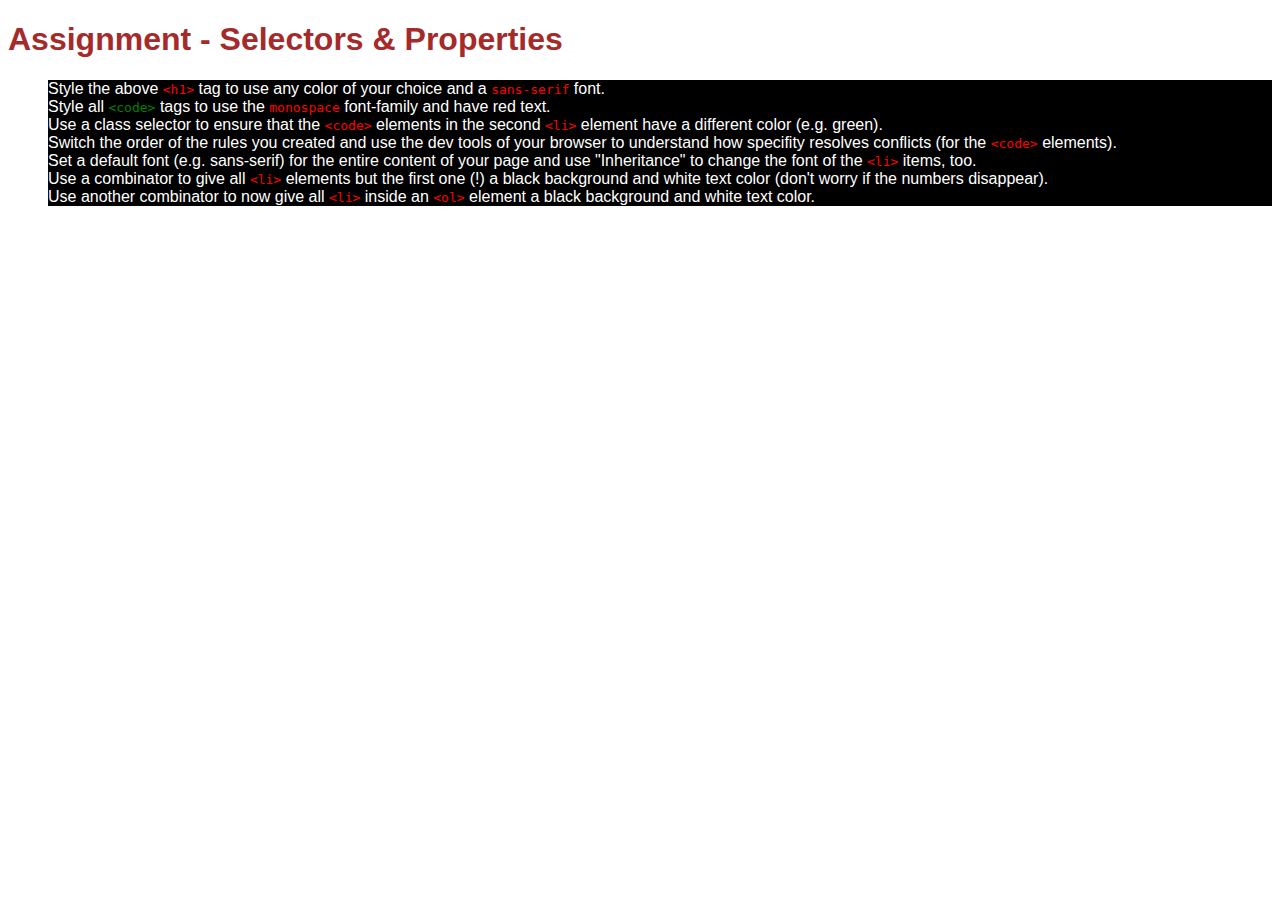
<file: basics-06-assignment-problem/index.html>
<!DOCTYPE html>
<html lang="en">
<head>
    <meta charset="UTF-8">
    <meta name="viewport" content="width=device-width, initial-scale=1.0">
    <meta http-equiv="X-UA-Compatible" content="ie=edge">
    <title>CSS Course</title>
    <link rel="stylesheet" href="main.css">
</head>
<body>
    <h1 id="assignment-instructions">Assignment - Selectors &amp; Properties</h1>
    <ol>
        <li class="first-li">Style the above <code>&lt;h1&gt;</code> tag to use any color of your choice and a <code>sans-serif</code> font.</li>
        <li>Style all <code class="second-li">&lt;code&gt;</code> tags to use the <code>monospace</code> font-family and have red text.</li>
        <li>Use a class selector to ensure that the <code>&lt;code&gt;</code> elements in the second <code>&lt;li&gt;</code> element have a different color (e.g. green).</li>
        <li>Switch the order of the rules you created and use the dev tools of your browser to understand how specifity resolves conflicts (for the <code>&lt;code&gt;</code> elements).</li>
        <li>Set a default font (e.g. sans-serif) for the entire content of your page and use "Inheritance" to change the font of the <code>&lt;li&gt;</code> items, too.</li>
        <li>Use a combinator to give all <code>&lt;li&gt;</code> elements but the first one (!) a black background and white text color (don't worry if the numbers disappear).</li>
        <li>Use another combinator to now give all <code>&lt;li&gt;</code> inside an <code>&lt;ol&gt;</code> element a black background and white text color.</li>
    </ol>
</body>
</html>
</file>
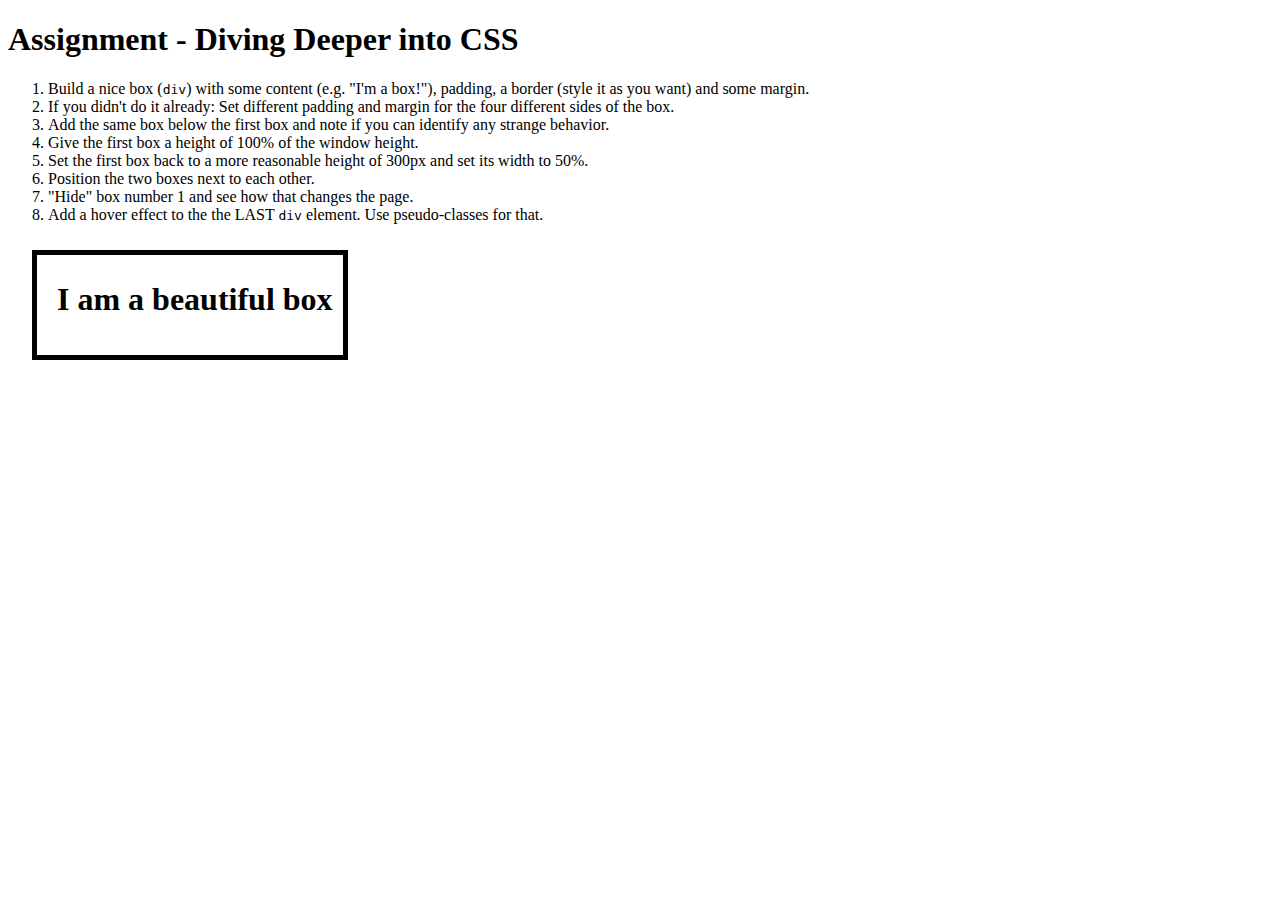
<file: diving-deeper-06-assignment-problem/index.html>
<!DOCTYPE html>
<html lang="en">
<head>
    <meta charset="UTF-8">
    <meta name="viewport" content="width=device-width, initial-scale=1.0">
    <meta http-equiv="X-UA-Compatible" content="ie=edge">
    <title>CSS Course</title>
    <link rel="stylesheet" href="main.css">
</head>
<body>
    <h1>Assignment - Diving Deeper into CSS</h1>
    <ol>
        <li>Build a nice box (<code>div</code>) with some content (e.g. "I'm a box!"), padding, a border (style it as you want) and some margin.</li>
        <li>If you didn't do it already: Set different padding and margin for the four different sides of the box.</li>
        <li>Add the same box below the first box and note if you can identify any strange behavior.</li>
        <li>Give the first box a height of 100% of the window height.</li>
        <li>Set the first box back to a more reasonable height of 300px and set its width to 50%.</li>
        <li>Position the two boxes next to each other.</li>
        <li>"Hide" box number 1 and see how that changes the page.</li>
        <li>Add a hover effect to the the LAST <code>div</code> element. Use pseudo-classes for that.</li>
    </ol>

    <div class="nice-box first-box">
        <h1>I am a beautiful box</h1>
    </div>
    <div class="nice-box second-box">
            <h1>I am a beautiful box</h1>
    </div>
</body>
</html>
</file>
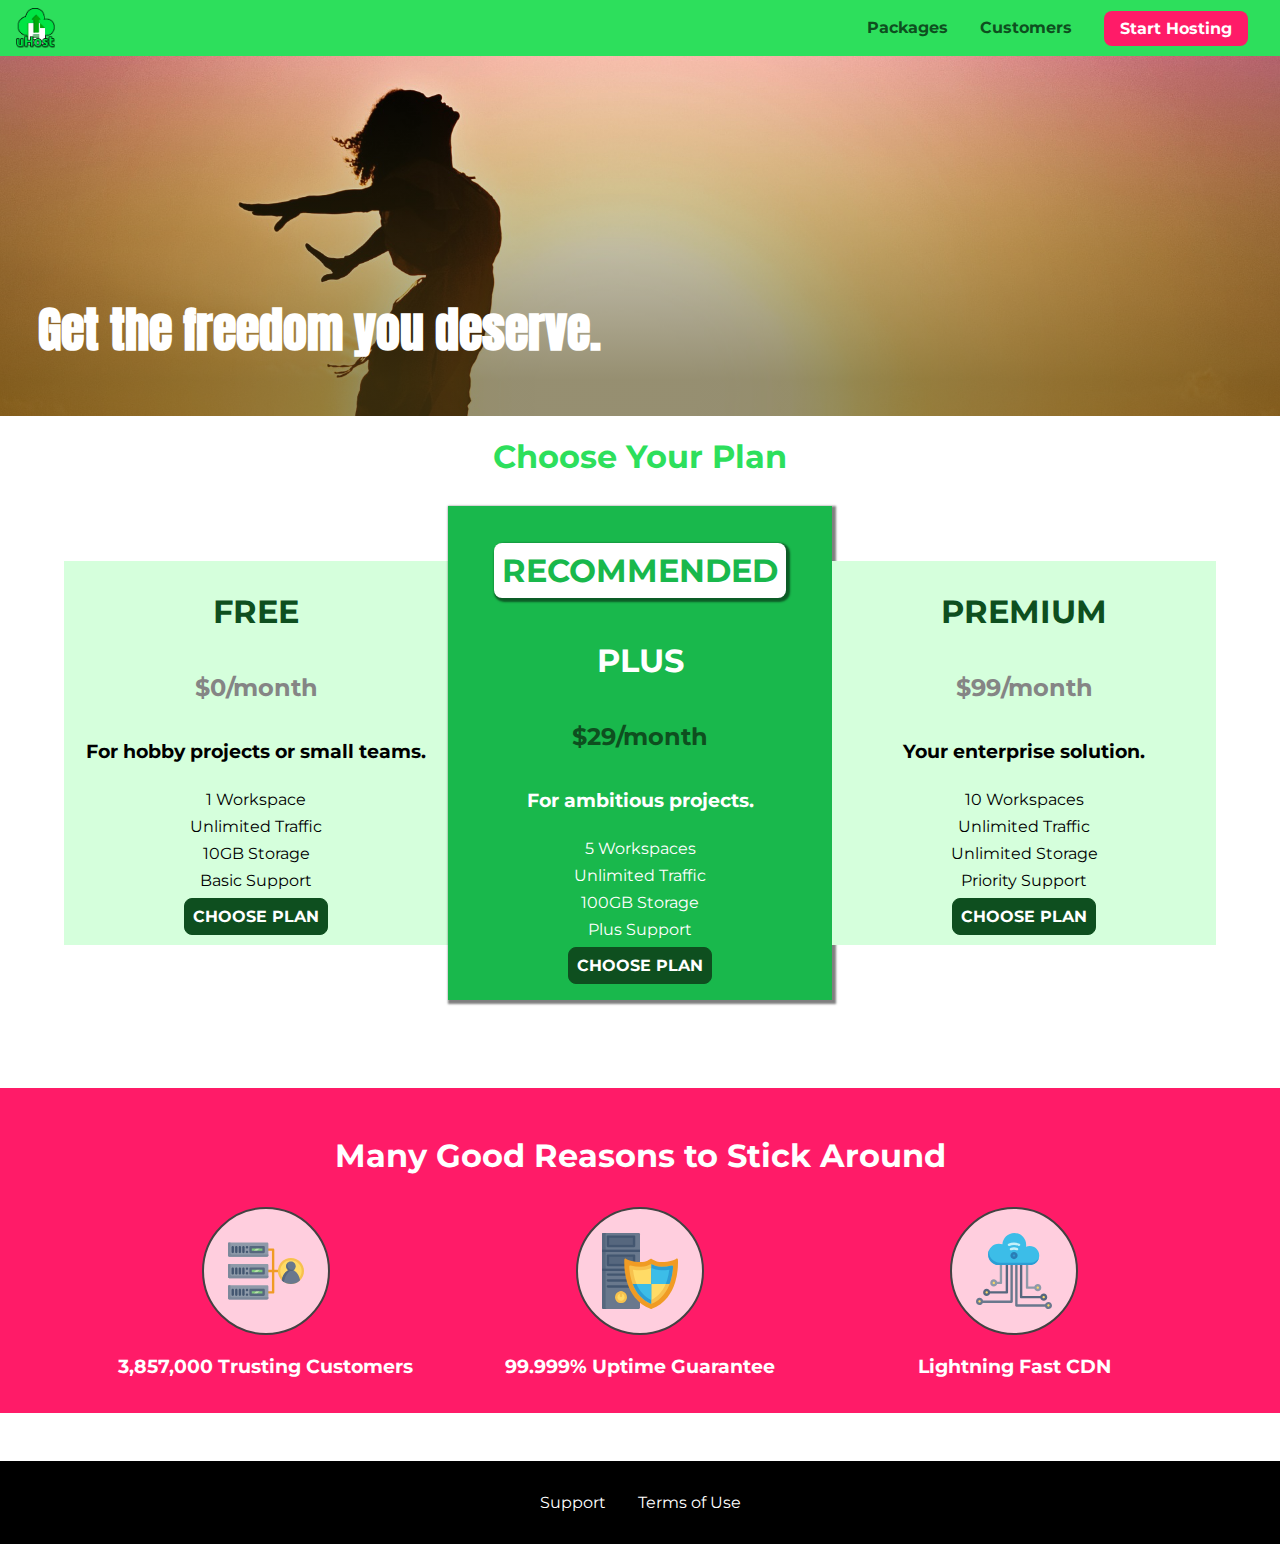
<file: flexbox-08-assignment-problem/index.html>
<!DOCTYPE html>
<html lang="en">

<head>
    <meta charset="UTF-8">
    <meta http-equiv="X-UA-Compatible" content="ie=edge">
    <meta name="viewport" content="width=device-width, initial-scale=1.0">
    <title>uHost</title>
    <link rel="shortcut icon" href="favicon.png">
    <link rel="stylesheet" href="shared.css">
    <link rel="stylesheet" href="main.css">
</head>

<body>
    <div class="backdrop"></div>
    <div class="modal">
        <h1 class="modal__title">Do you want to continue?</h1>
        <div class="modal__actions">
            <a href="start-hosting/index.html" class="modal__action">Yes!</a>
            <button class="modal__action modal__action--negative" type="button">No!</button>
        </div>
    </div>
    <header class="main-header">
        <div>
            <button class="toggle-button">
                <span class="toggle-button__bar"></span>
                <span class="toggle-button__bar"></span>
                <span class="toggle-button__bar"></span>
            </button>
            <a href="index.html" class="main-header__brand">
                <img src="images/uhost-icon.png" alt="uHost - Your favorite hosting company">
            </a>
        </div>
        <nav class="main-nav">
            <ul class="main-nav__items">
                <li class="main-nav__item">
                    <a href="packages/index.html">Packages</a>
                </li>
                <li class="main-nav__item">
                    <a href="customers/index.html">Customers</a>
                </li>
                <li class="main-nav__item main-nav__item--cta">
                    <a href="start-hosting/index.html">Start Hosting</a>
                </li>
            </ul>
        </nav>
    </header>
    <nav class="mobile-nav">
        <ul class="mobile-nav__items">
            <li class="mobile-nav__item">
                <a href="packages/index.html">Packages</a>
            </li>
            <li class="mobile-nav__item">
                <a href="customers/index.html">Customers</a>
            </li>
            <li class="mobile-nav__item mobile-nav__item--cta">
                <a href="start-hosting/index.html">Start Hosting</a>
            </li>
        </ul>
    </nav>
    <main>
        <section id="product-overview">
            <h1>Get the freedom you deserve.</h1>
        </section>
        <section id="plans">
            <h1 class="section-title">Choose Your Plan</h1>
            <div class="plan__list">
                <article class="plan">
                    <h1 class="plan__title">FREE</h1>
                    <h2 class="plan__price">$0/month</h2>
                    <h3>For hobby projects or small teams.</h3>
                    <ul class="plan__features">
                        <li class="plan__feature">1 Workspace</li>
                        <li class="plan__feature">Unlimited Traffic</li>
                        <li class="plan__feature">10GB Storage</li>
                        <li class="plan__feature">Basic Support</li>
                    </ul>
                    <div>
                        <button class="button">CHOOSE PLAN</button>
                    </div>
                </article>
                <article class="plan plan--highlighted">
                    <h1 class="plan__annotation">RECOMMENDED</h1>
                    <h1 class="plan__title">PLUS</h1>
                    <h2 class="plan__price">$29/month</h2>
                    <h3>For ambitious projects.</h3>
                    <ul class="plan__features">
                        <li class="plan__feature">5 Workspaces</li>
                        <li class="plan__feature">Unlimited Traffic</li>
                        <li class="plan__feature">100GB Storage</li>
                        <li class="plan__feature">Plus Support</li>
                    </ul>
                    <div>
                        <button class="button">CHOOSE PLAN</button>
                    </div>
                </article>
                <article class="plan">
                    <h1 class="plan__title">PREMIUM</h1>
                    <h2 class="plan__price">$99/month</h2>
                    <h3>Your enterprise solution.</h3>
                    <ul class="plan__features">
                        <li class="plan__feature">10 Workspaces</li>
                        <li class="plan__feature">Unlimited Traffic</li>
                        <li class="plan__feature">Unlimited Storage</li>
                        <li class="plan__feature">Priority Support</li>
                    </ul>
                    <div>
                        <button class="button">CHOOSE PLAN</button>
                    </div>
                </article>
            </div>
        </section>
        <section id="key-features">
            <h1 class="section-title">Many Good Reasons to Stick Around</h1>
            <ul class="key-feature__list">
                <li class="key-feature">
                    <div class="key-feature__image">
                        <svg viewBox="0 0 512 512">
                            <path style="fill:#F09B24;" d="M344,248h-32V112c0-4.418-3.582-8-8-8h-40c-4.418,0-8,3.582-8,8s3.582,8,8,8h32v128h-32  c-4.418,0-8,3.582-8,8s3.582,8,8,8h32v128h-32c-4.418,0-8,3.582-8,8s3.582,8,8,8h40c4.418,0,8-3.582,8-8V264h32c4.418,0,8-3.582,8-8  S348.418,248,344,248z"
                            />
                            <path style="fill:#8E9AA9;" d="M264,64H8c-4.418,0-8,3.582-8,8v80c0,4.418,3.582,8,8,8h256c4.418,0,8-3.582,8-8V72  C272,67.582,268.418,64,264,64z"
                            />
                            <path style="fill:#7C899B;" d="M24,144c-4.418,0-8-3.582-8-8V64H8c-4.418,0-8,3.582-8,8v80c0,4.418,3.582,8,8,8h256  c4.418,0,8-3.582,8-8v-8H24z"
                            />
                            <rect x="152" y="96" style="fill:#B8E3A8;" width="88" height="32" />
                            <g>
                                <polygon style="fill:#7EC97D;" points="152,96 152,128 166,128 198,96  " />
                                <polygon style="fill:#7EC97D;" points="220,96 188,128 240,128 240,96  " />
                            </g>
                            <path style="fill:#56677E;" d="M240,136h-88c-4.418,0-8-3.582-8-8V96c0-4.418,3.582-8,8-8h88c4.418,0,8,3.582,8,8v32  C248,132.418,244.418,136,240,136z M160,120h72v-16h-72V120z"
                            />
                            <g>
                                <path style="fill:#435670;" d="M32,136c-4.418,0-8-3.582-8-8V96c0-4.418,3.582-8,8-8s8,3.582,8,8v32C40,132.418,36.418,136,32,136z   "
                                />
                                <path style="fill:#435670;" d="M56,136c-4.418,0-8-3.582-8-8V96c0-4.418,3.582-8,8-8s8,3.582,8,8v32C64,132.418,60.418,136,56,136z   "
                                />
                                <path style="fill:#435670;" d="M80,136c-4.418,0-8-3.582-8-8V96c0-4.418,3.582-8,8-8s8,3.582,8,8v32C88,132.418,84.418,136,80,136z   "
                                />
                                <path style="fill:#435670;" d="M104,136c-4.418,0-8-3.582-8-8V96c0-4.418,3.582-8,8-8s8,3.582,8,8v32   C112,132.418,108.418,136,104,136z"
                                />
                                <path style="fill:#435670;" d="M128,105c-4.418,0-8-3.582-8-8v-1c0-4.418,3.582-8,8-8s8,3.582,8,8v1   C136,101.418,132.418,105,128,105z"
                                />
                                <path style="fill:#435670;" d="M128,136c-4.418,0-8-3.582-8-8v-1c0-4.418,3.582-8,8-8s8,3.582,8,8v1   C136,132.418,132.418,136,128,136z"
                                />
                            </g>
                            <path style="fill:#8E9AA9;" d="M264,208H8c-4.418,0-8,3.582-8,8v80c0,4.418,3.582,8,8,8h256c4.418,0,8-3.582,8-8v-80  C272,211.582,268.418,208,264,208z"
                            />
                            <path style="fill:#7C899B;" d="M24,288c-4.418,0-8-3.582-8-8v-72H8c-4.418,0-8,3.582-8,8v80c0,4.418,3.582,8,8,8h256  c4.418,0,8-3.582,8-8v-8H24z"
                            />
                            <rect x="152" y="240" style="fill:#B8E3A8;" width="88" height="32" />
                            <g>
                                <polygon style="fill:#7EC97D;" points="152,240 152,272 166,272 198,240  " />
                                <polygon style="fill:#7EC97D;" points="220,240 188,272 240,272 240,240  " />
                            </g>
                            <path style="fill:#56677E;" d="M240,280h-88c-4.418,0-8-3.582-8-8v-32c0-4.418,3.582-8,8-8h88c4.418,0,8,3.582,8,8v32  C248,276.418,244.418,280,240,280z M160,264h72v-16h-72V264z"
                            />
                            <g>
                                <path style="fill:#435670;" d="M32,280c-4.418,0-8-3.582-8-8v-32c0-4.418,3.582-8,8-8s8,3.582,8,8v32C40,276.418,36.418,280,32,280   z"
                                />
                                <path style="fill:#435670;" d="M56,280c-4.418,0-8-3.582-8-8v-32c0-4.418,3.582-8,8-8s8,3.582,8,8v32C64,276.418,60.418,280,56,280   z"
                                />
                                <path style="fill:#435670;" d="M80,280c-4.418,0-8-3.582-8-8v-32c0-4.418,3.582-8,8-8s8,3.582,8,8v32C88,276.418,84.418,280,80,280   z"
                                />
                                <path style="fill:#435670;" d="M104,280c-4.418,0-8-3.582-8-8v-32c0-4.418,3.582-8,8-8s8,3.582,8,8v32   C112,276.418,108.418,280,104,280z"
                                />
                                <path style="fill:#435670;" d="M128,249c-4.418,0-8-3.582-8-8v-1c0-4.418,3.582-8,8-8s8,3.582,8,8v1   C136,245.418,132.418,249,128,249z"
                                />
                                <path style="fill:#435670;" d="M128,280c-4.418,0-8-3.582-8-8v-1c0-4.418,3.582-8,8-8s8,3.582,8,8v1   C136,276.418,132.418,280,128,280z"
                                />
                            </g>
                            <path style="fill:#8E9AA9;" d="M264,352H8c-4.418,0-8,3.582-8,8v80c0,4.418,3.582,8,8,8h256c4.418,0,8-3.582,8-8v-80  C272,355.582,268.418,352,264,352z"
                            />
                            <path style="fill:#7C899B;" d="M24,432c-4.418,0-8-3.582-8-8v-72H8c-4.418,0-8,3.582-8,8v80c0,4.418,3.582,8,8,8h256  c4.418,0,8-3.582,8-8v-8H24z"
                            />
                            <rect x="152" y="384" style="fill:#B8E3A8;" width="88" height="32" />
                            <g>
                                <polygon style="fill:#7EC97D;" points="152,384 152,416 166,416 198,384  " />
                                <polygon style="fill:#7EC97D;" points="220,384 188,416 240,416 240,384  " />
                            </g>
                            <path style="fill:#56677E;" d="M240,424h-88c-4.418,0-8-3.582-8-8v-32c0-4.418,3.582-8,8-8h88c4.418,0,8,3.582,8,8v32  C248,420.418,244.418,424,240,424z M160,408h72v-16h-72V408z"
                            />
                            <g>
                                <path style="fill:#435670;" d="M32,424c-4.418,0-8-3.582-8-8v-32c0-4.418,3.582-8,8-8s8,3.582,8,8v32C40,420.418,36.418,424,32,424   z"
                                />
                                <path style="fill:#435670;" d="M56,424c-4.418,0-8-3.582-8-8v-32c0-4.418,3.582-8,8-8s8,3.582,8,8v32C64,420.418,60.418,424,56,424   z"
                                />
                                <path style="fill:#435670;" d="M80,424c-4.418,0-8-3.582-8-8v-32c0-4.418,3.582-8,8-8s8,3.582,8,8v32C88,420.418,84.418,424,80,424   z"
                                />
                                <path style="fill:#435670;" d="M104,424c-4.418,0-8-3.582-8-8v-32c0-4.418,3.582-8,8-8s8,3.582,8,8v32   C112,420.418,108.418,424,104,424z"
                                />
                                <path style="fill:#435670;" d="M128,393c-4.418,0-8-3.582-8-8v-1c0-4.418,3.582-8,8-8s8,3.582,8,8v1   C136,389.418,132.418,393,128,393z"
                                />
                                <path style="fill:#435670;" d="M128,424c-4.418,0-8-3.582-8-8v-1c0-4.418,3.582-8,8-8s8,3.582,8,8v1   C136,420.418,132.418,424,128,424z"
                                />
                            </g>
                            <path style="fill:#F7C14D;" d="M424,168c-48.523,0-88,39.477-88,88s39.477,88,88,88s88-39.477,88-88S472.523,168,424,168z" />
                            <path style="fill:#FFDB66;" d="M424,184c-39.701,0-72,32.299-72,72s32.299,72,72,72s72-32.299,72-72S463.701,184,424,184z" />
                            <path style="fill:#69788D;" d="M484.893,314.16C476.393,274.588,451.922,248,424,248s-52.393,26.588-60.893,66.16  c-0.605,2.82,0.354,5.749,2.511,7.664C381.731,336.124,402.465,344,424,344s42.269-7.876,58.381-22.176  C484.539,319.909,485.498,316.98,484.893,314.16z"
                            />
                            <path style="fill:#56677E;" d="M434.053,249.171C430.768,248.403,427.411,248,424,248c-27.922,0-52.393,26.588-60.893,66.16  c-0.605,2.82,0.354,5.749,2.511,7.664c3.383,3.002,6.979,5.703,10.734,8.125C384.904,286.243,407.373,255.378,434.053,249.171z"
                            />
                            <path style="fill:#69788D;" d="M424,192c-17.645,0-32,14.355-32,32s14.355,32,32,32s32-14.355,32-32S441.645,192,424,192z" />
                            <path style="fill:#56677E;" d="M432,248c-17.645,0-32-14.355-32-32c0-6.783,2.128-13.076,5.742-18.258  C397.444,203.53,392,213.138,392,224c0,17.645,14.355,32,32,32c10.862,0,20.471-5.444,26.258-13.742  C445.076,245.872,438.783,248,432,248z"
                            />

                        </svg>
                    </div>
                    <p class="key-feature__description">3,857,000 Trusting Customers</p>
                </li>
                <li class="key-feature">
                    <div class="key-feature__image">
                        <svg viewBox="0 0 512 512">
                            <path style="fill:#69788D;" d="M248,0H8C3.582,0,0,3.582,0,8v496c0,4.418,3.582,8,8,8h240c4.418,0,8-3.582,8-8V8  C256,3.582,252.418,0,248,0z"
                            />
                            <path style="fill:#56677E;" d="M24,504V8c0-4.418,3.582-8,8-8H8C3.582,0,0,3.582,0,8v496c0,4.418,3.582,8,8,8h24  C27.582,512,24,508.418,24,504z"
                            />
                            <g>
                                <rect x="0" y="112" style="fill:#435670;" width="256" height="16" />
                                <rect x="0" y="240" style="fill:#435670;" width="256" height="16" />
                            </g>
                            <path style="fill:#F7C14D;" d="M128,392c-22.056,0-40,17.944-40,40s17.944,40,40,40s40-17.944,40-40S150.056,392,128,392z" />
                            <path style="fill:#FFDB66;" d="M128,408c-13.233,0-24,10.767-24,24s10.767,24,24,24s24-10.767,24-24S141.233,408,128,408z" />
                            <path style="fill:#F7C14D;" d="M128,392c-2.739,0-5.414,0.278-8,0.805V424c0,4.418,3.582,8,8,8c4.418,0,8-3.582,8-8v-31.195  C133.414,392.278,130.739,392,128,392z"
                            />
                            <g>
                                <path style="fill:#435670;" d="M216,288H40c-4.418,0-8-3.582-8-8s3.582-8,8-8h176c4.418,0,8,3.582,8,8S220.418,288,216,288z"
                                />
                                <path style="fill:#435670;" d="M216,328H40c-4.418,0-8-3.582-8-8s3.582-8,8-8h176c4.418,0,8,3.582,8,8S220.418,328,216,328z"
                                />
                                <path style="fill:#435670;" d="M216,368H40c-4.418,0-8-3.582-8-8s3.582-8,8-8h176c4.418,0,8,3.582,8,8S220.418,368,216,368z"
                                />
                                <path style="fill:#435670;" d="M216,16H40c-4.418,0-8,3.582-8,8v64c0,4.418,3.582,8,8,8h176c4.418,0,8-3.582,8-8V24   C224,19.582,220.418,16,216,16z"
                                />
                            </g>
                            <rect x="48" y="32" style="fill:#56677E;" width="160" height="48" />
                            <path style="fill:#435670;" d="M216,144H40c-4.418,0-8,3.582-8,8v64c0,4.418,3.582,8,8,8h176c4.418,0,8-3.582,8-8v-64  C224,147.582,220.418,144,216,144z"
                            />
                            <rect x="48" y="160" style="fill:#56677E;" width="160" height="48" />
                            <path style="fill:#F09B24;" d="M511.747,180.237c-0.194-6.537-8.107-10.107-13.135-5.894c-5.6,4.693-42.904,21.282-98.514,21.282  c-33.45,0-64.625-20.999-64.929-21.206c-2.9-1.991-6.764-1.85-9.512,0.346c-2.677,2.135-27.201,20.86-63.793,20.86  c-55.607,0-92.914-16.589-98.515-21.282c-5.028-4.211-12.941-0.645-13.135,5.894c-1.634,54.834,4.655,105.941,18.693,151.903  c12.096,39.604,29.759,74.047,52.497,102.373c27.538,34.304,62.743,59.882,104.66,76.045c3.069,1.918,6.757,1.921,9.83,0  c41.917-16.163,77.122-41.741,104.66-76.045c22.738-28.326,40.401-62.77,52.497-102.373  C507.092,286.179,513.381,235.071,511.747,180.237z"
                            />
                            <path style="fill:#F7C14D;" d="M476.21,221.226c-1.953-1.631-4.568-2.235-7.036-1.628c-21.686,5.327-44.926,8.028-69.075,8.028  c-25.926,0-49.633-8.975-64.955-16.504c-2.307-1.134-5.016-1.091-7.284,0.116c-14.059,7.477-36.919,16.388-65.994,16.388  c-24.153,0-47.394-2.701-69.075-8.028c-5.155-1.268-10.221,2.966-9.894,8.261c2.077,33.693,7.668,65.635,16.616,94.935  c22.774,74.565,66.139,126.334,128.888,153.868c2.032,0.891,4.397,0.891,6.43,0c61.777-27.107,104.716-78.876,127.62-153.868  c8.948-29.3,14.539-61.241,16.616-94.935C479.224,225.319,478.163,222.856,476.21,221.226z"
                            />
                            <path style="fill:#FFDB66;" d="M331.609,451.727c-52.604-25.289-89.304-70.987-109.144-135.944  c-6.532-21.39-11.162-44.336-13.82-68.447c17.133,2.852,34.952,4.291,53.22,4.291c29.394,0,53.376-7.793,69.978-15.561  c17.44,7.736,41.656,15.561,68.256,15.561c18.267,0,36.085-1.439,53.219-4.291c-2.659,24.112-7.288,47.06-13.82,68.448  C419.545,381.108,383.27,426.805,331.609,451.727z"
                            />
                            <g>
                                <path style="fill:#2C9DD4;" d="M479.066,227.858c0.157-2.539-0.903-5.002-2.856-6.633s-4.568-2.235-7.036-1.628   c-21.686,5.327-44.926,8.028-69.075,8.028c-25.926,0-49.633-8.975-64.955-16.504c-1.057-0.52-2.2-0.78-3.345-0.806l-0.072,133.351   h123.601c2.556-6.746,4.933-13.702,7.123-20.874C471.398,293.493,476.989,261.552,479.066,227.858z"
                                />
                                <path style="fill:#2C9DD4;" d="M206.658,343.667c24.153,63.42,65.028,108.108,121.743,132.995c1.031,0.452,2.147,0.673,3.263,0.666   l0.063-133.661H206.658z"
                                />
                            </g>
                            <g>
                                <path style="fill:#3CBDE8;" d="M439.497,315.783c6.532-21.389,11.161-44.336,13.82-68.448c-17.134,2.852-34.952,4.291-53.219,4.291   c-26.6,0-50.815-7.824-68.256-15.561l-0.116,107.601h97.758C433.179,334.807,436.524,325.518,439.497,315.783z"
                                />
                                <path style="fill:#3CBDE8;" d="M232.523,343.667c21.144,50.298,54.363,86.56,99.087,108.06l0.117-108.06H232.523z" />
                            </g>
                        </svg>
                    </div>
                    <p class="key-feature__description">99.999% Uptime Guarantee</p>
                </li>
                <li class="key-feature">
                    <div class="key-feature__image">
                        <svg viewBox="0 0 512 512">
                            <path style="fill:#8E9AA9;" d="M168,200c-4.418,0-8,3.582-8,8v120h-17.376c-3.302-9.311-12.194-16-22.624-16  c-13.234,0-24,10.767-24,24s10.766,24,24,24c10.429,0,19.321-6.689,22.624-16H168c4.418,0,8-3.582,8-8V208  C176,203.582,172.418,200,168,200z"
                            />
                            <path style="fill:#FFDB66;" d="M120,328c-4.411,0-8,3.589-8,8s3.589,8,8,8s8-3.589,8-8S124.411,328,120,328z" />
                            <path style="fill:#56677E;" d="M208,200c-4.418,0-8,3.582-8,8v184H94.624C91.322,382.689,82.43,376,72,376  c-13.234,0-24,10.767-24,24s10.766,24,24,24c10.429,0,19.321-6.689,22.624-16H208c4.418,0,8-3.582,8-8V208  C216,203.582,212.418,200,208,200z"
                            />
                            <path style="fill:#FFDB66;" d="M72,392c-4.411,0-8,3.589-8,8s3.589,8,8,8s8-3.589,8-8S76.411,392,72,392z" />
                            <path style="fill:#69788D;" d="M240,208c-4.418,0-8,3.582-8,8v239H47.24c-2.671-10.34-12.078-18-23.24-18c-13.234,0-24,10.767-24,24  s10.766,24,24,24c9.666,0,18.009-5.747,21.809-14H240c4.418,0,8-3.582,8-8V216C248,211.582,244.418,208,240,208z"
                            />
                            <path style="fill:#FFDB66;" d="M24,453c-4.411,0-8,3.589-8,8s3.589,8,8,8s8-3.589,8-8S28.411,453,24,453z" />
                            <path style="fill:#69788D;" d="M488,464c-10.429,0-19.321,6.689-22.624,16H280V208c0-4.418-3.582-8-8-8s-8,3.582-8,8v280  c0,4.418,3.582,8,8,8h193.376c3.302,9.311,12.194,16,22.624,16c13.234,0,24-10.767,24-24S501.234,464,488,464z"
                            />
                            <path style="fill:#FFDB66;" d="M488,480c-4.411,0-8,3.589-8,8s3.589,8,8,8s8-3.589,8-8S492.411,480,488,480z" />
                            <path style="fill:#56677E;" d="M456,408c-10.429,0-19.321,6.689-22.624,16H312V208c0-4.418-3.582-8-8-8s-8,3.582-8,8v224  c0,4.418,3.582,8,8,8h129.376c3.302,9.311,12.194,16,22.624,16c13.234,0,24-10.767,24-24S469.234,408,456,408z"
                            />
                            <path style="fill:#FFDB66;" d="M456,424c-4.411,0-8,3.589-8,8s3.589,8,8,8s8-3.589,8-8S460.411,424,456,424z" />
                            <path style="fill:#8E9AA9;" d="M416,344c-10.429,0-19.321,6.689-22.624,16H352V208c0-4.418-3.582-8-8-8s-8,3.582-8,8v160  c0,4.418,3.582,8,8,8h49.376c3.302,9.311,12.194,16,22.624,16c13.234,0,24-10.767,24-24S429.234,344,416,344z"
                            />
                            <path style="fill:#FFDB66;" d="M416,360c-4.411,0-8,3.589-8,8s3.589,8,8,8s8-3.589,8-8S420.411,360,416,360z" />
                            <path style="fill:#3CBDE8;" d="M362,88c-8.741,0-17.231,1.751-25.06,5.085C337.646,88.797,338,84.43,338,80  c0-44.112-35.888-80-80-80c-42.823,0-77.895,33.816-79.909,76.149C170.393,73.415,162.244,72,154,72c-39.701,0-72,32.299-72,72  s32.299,72,72,72h208c35.29,0,64-28.71,64-64S397.29,88,362,88z"
                            />
                            <path style="fill:#2C9DD4;" d="M368,200H160c-39.701,0-72-32.299-72-72c0-5.863,0.721-11.559,2.05-17.019  C84.918,120.88,82,132.102,82,144c0,39.701,32.299,72,72,72h208c30.389,0,55.88-21.296,62.379-49.743  C413.565,186.327,392.352,200,368,200z"
                            />
                            <path style="fill:#2A7DB5;" d="M256,128c-13.234,0-24,10.767-24,24s10.766,24,24,24c13.233,0,24-10.767,24-24S269.233,128,256,128z"
                            />
                            <path style="fill:#2C9DD4;" d="M256,144c-4.411,0-8,3.589-8,8s3.589,8,8,8c4.411,0,8-3.589,8-8S260.411,144,256,144z" />
                            <g>
                                <path style="fill:#C5F1FA;" d="M221.755,87.695c-2.994,0-5.864-1.688-7.233-4.572c-1.894-3.991-0.194-8.763,3.798-10.657   C230.157,66.849,242.834,64,256,64c13.166,0,25.844,2.849,37.68,8.466c3.992,1.895,5.692,6.666,3.798,10.657   s-6.666,5.692-10.657,3.798C277.144,82.328,266.774,80,256,80c-10.774,0-21.144,2.328-30.821,6.921   C224.072,87.446,222.904,87.695,221.755,87.695z"
                                />
                                <path style="fill:#C5F1FA;" d="M276.545,116.618c-1.148,0-2.316-0.249-3.424-0.774C267.745,113.293,261.985,112,256,112   c-5.985,0-11.745,1.293-17.121,3.844c-3.991,1.895-8.763,0.192-10.657-3.798c-1.894-3.992-0.193-8.764,3.798-10.657   C239.557,97.813,247.625,96,256,96c8.376,0,16.444,1.813,23.98,5.389c3.991,1.894,5.692,6.665,3.798,10.657   C282.41,114.93,279.539,116.618,276.545,116.618z"
                                />
                            </g>

                        </svg>
                    </div>
                    <p class="key-feature__description">Lightning Fast CDN</p>
                </li>
            </ul>
        </section>
    </main>
    <footer class="main-footer">
        <nav>
            <ul class="main-footer__links">
                <li class="main-footer__link">
                    <a href="#">Support</a>
                </li>
                <li class="main-footer__link">
                    <a href="#">Terms of Use</a>
                </li>
            </ul>
        </nav>
    </footer>
    <script src="shared.js"></script>
</body>

</html>
</file>
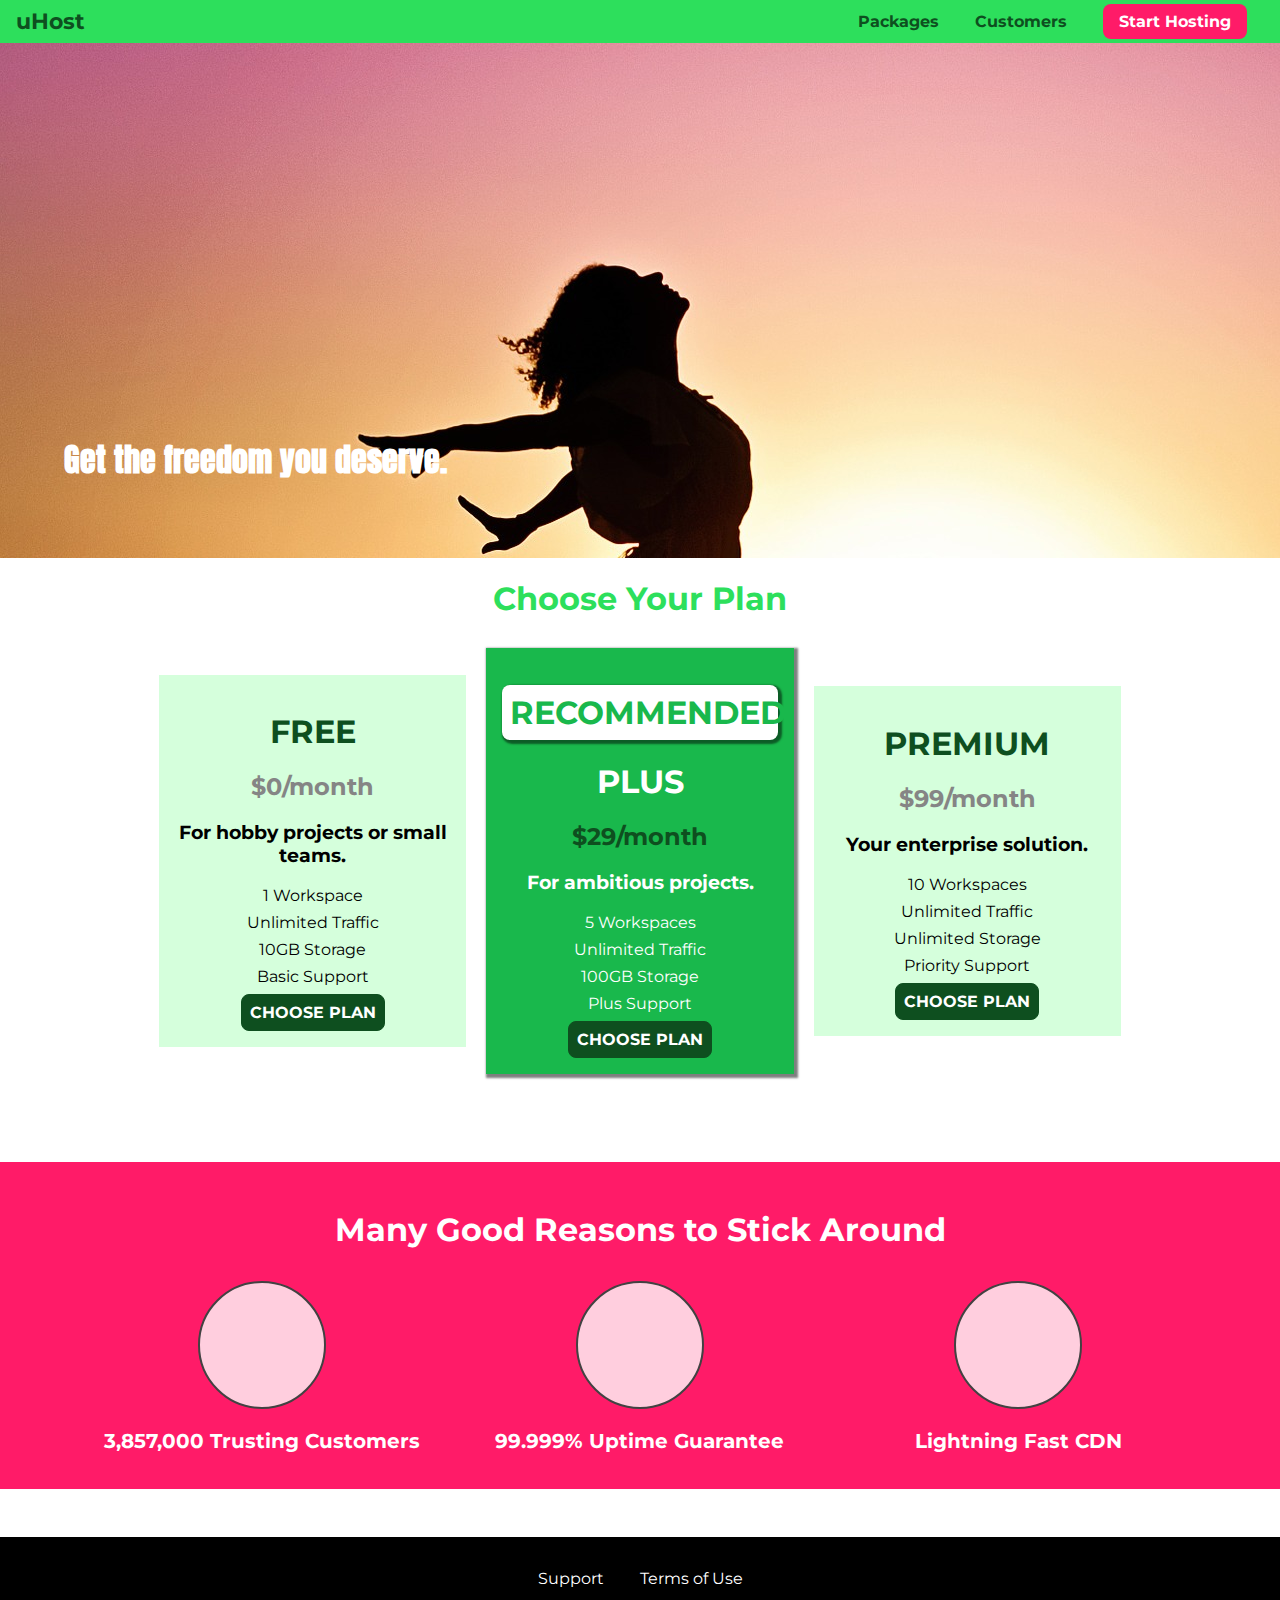
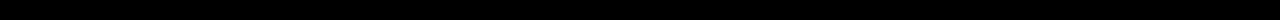
<file: position-09-assignment-problem/index.html>
<!DOCTYPE html>
<html lang="en">

<head>
    <meta charset="UTF-8">
    <meta http-equiv="X-UA-Compatible" content="ie=edge">
    <title>uHost</title>
    <link rel="shortcut icon" href="favicon.png">
    <link href="https://fonts.googleapis.com/css?family=Anton" rel="stylesheet">
    <link href="https://fonts.googleapis.com/css?family=Montserrat:400,700" rel="stylesheet">
    <link rel="stylesheet" href="shared.css">
    <link rel="stylesheet" href="main.css">
</head>

<body>
    <header class="main-header">
        <div>
            <a href="index.html" class="main-header__brand">
                uHost
            </a>
        </div>
        <nav class="main-nav">
            <ul class="main-nav__items">
                <li class="main-nav__item">
                    <a href="packages/index.html">Packages</a>
                </li>
                <li class="main-nav__item">
                    <a href="customers/index.html">Customers</a>
                </li>
                <li class="main-nav__item main-nav__item--cta">
                    <a href="start-hosting/index.html">Start Hosting</a>
                </li>
            </ul>
        </nav>
    </header>
    <main>
        <section id="product-overview">
            <h1>Get the freedom you deserve.</h1>
        </section>
        <section id="plans">
            <h1 class="section-title">Choose Your Plan</h1>
            <div class="plan__list">
                <article class="plan">
                    <h1 class="plan__title">FREE</h1>
                    <h2 class="plan__price">$0/month</h2>
                    <h3>For hobby projects or small teams.</h3>
                    <ul class="plan__features">
                        <li class="plan__feature">1 Workspace</li>
                        <li class="plan__feature">Unlimited Traffic</li>
                        <li class="plan__feature">10GB Storage</li>
                        <li class="plan__feature">Basic Support</li>
                    </ul>
                    <div>
                        <button class="button">CHOOSE PLAN</button>
                    </div>
                </article>
                <article class="plan plan--highlighted">
                    <h1 class="plan__annotation">RECOMMENDED</h1>
                    <h1 class="plan__title">PLUS</h1>
                    <h2 class="plan__price">$29/month</h2>
                    <h3>For ambitious projects.</h3>
                    <ul class="plan__features">
                        <li class="plan__feature">5 Workspaces</li>
                        <li class="plan__feature">Unlimited Traffic</li>
                        <li class="plan__feature">100GB Storage</li>
                        <li class="plan__feature">Plus Support</li>
                    </ul>
                    <div>
                        <button class="button">CHOOSE PLAN</button>
                    </div>
                </article>
                <article class="plan">
                    <h1 class="plan__title">PREMIUM</h1>
                    <h2 class="plan__price">$99/month</h2>
                    <h3>Your enterprise solution.</h3>
                    <ul class="plan__features">
                        <li class="plan__feature">10 Workspaces</li>
                        <li class="plan__feature">Unlimited Traffic</li>
                        <li class="plan__feature">Unlimited Storage</li>
                        <li class="plan__feature">Priority Support</li>
                    </ul>
                    <div>
                        <button class="button">CHOOSE PLAN</button>
                    </div>
                </article>
            </div>
        </section>
        <section id="key-features">
            <h1 class="section-title">Many Good Reasons to Stick Around</h1>
            <ul class="key-feature__list">
                <li class="key-feature">
                    <div class="key-feature__image">

                    </div>
                    <p class="key-feature__description">3,857,000 Trusting Customers</p>
                </li>
                <li class="key-feature">
                    <div class="key-feature__image">

                    </div>
                    <p class="key-feature__description">99.999% Uptime Guarantee</p>
                </li>
                <li class="key-feature">
                    <div class="key-feature__image">

                    </div>
                    <p class="key-feature__description">Lightning Fast CDN</p>
                </li>
            </ul>
        </section>
    </main>
    <footer class="main-footer">
        <nav>
            <ul class="main-footer__links">
                <li class="main-footer__link">
                    <a href="#">Support</a>
                </li>
                <li class="main-footer__link">
                    <a href="#">Terms of Use</a>
                </li>
            </ul>
        </nav>
    </footer>
</body>

</html>
</file>
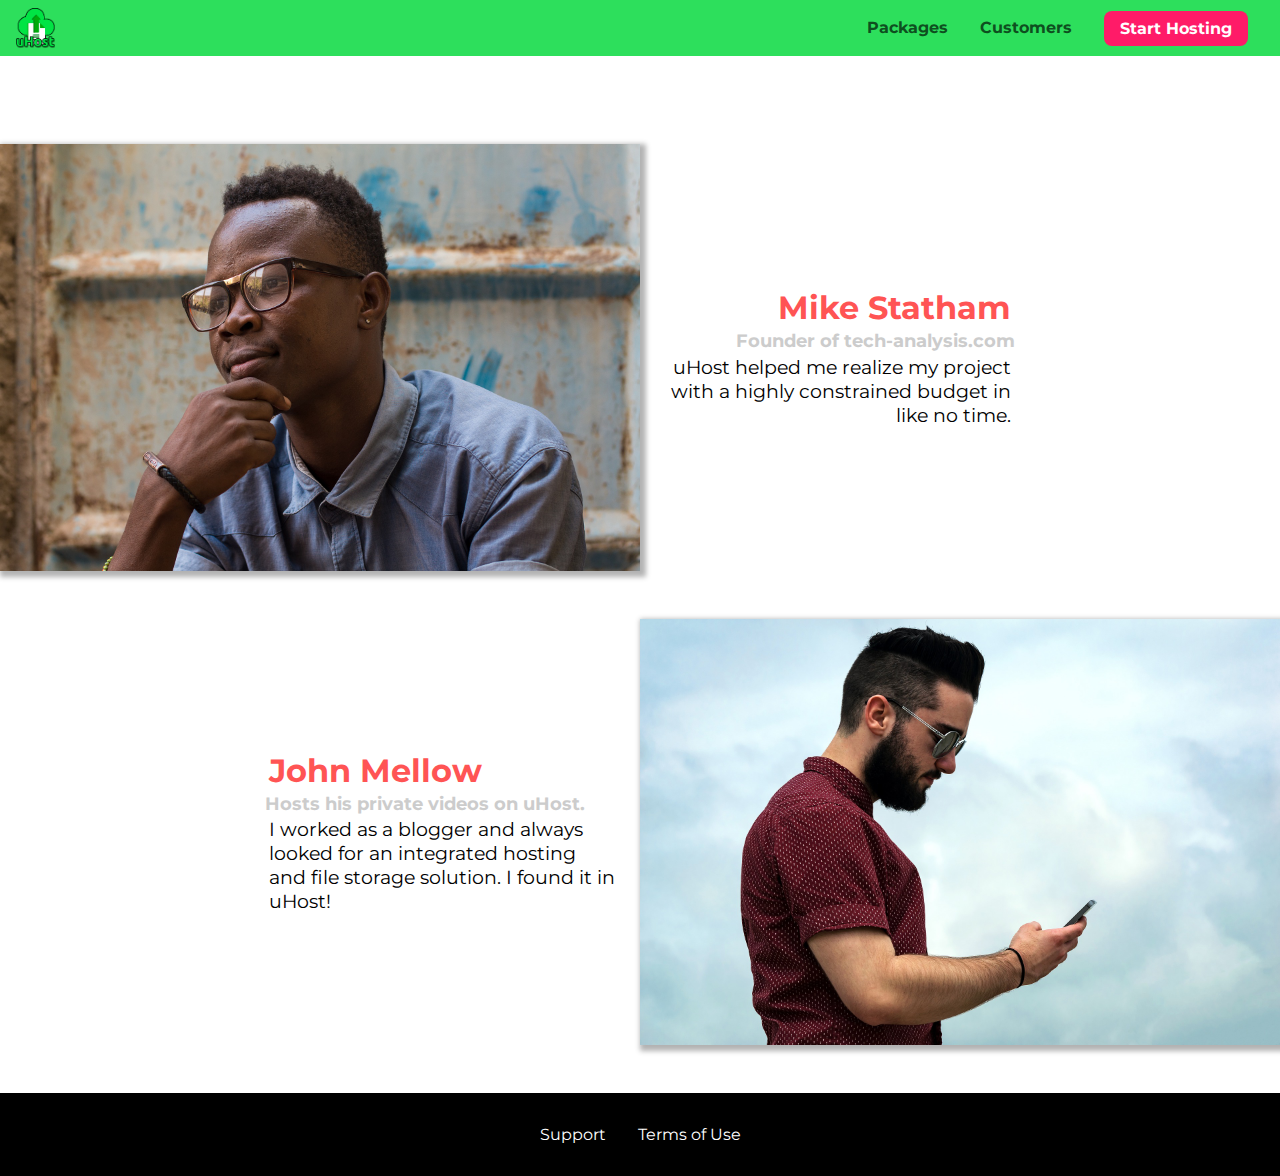
<file: flexbox-08-assignment-problem/customers/index.html>
<!DOCTYPE html>
<html lang="en">

<head>
    <meta charset="UTF-8">
    <meta name="viewport" content="width=device-width, initial-scale=1.0">
    <meta http-equiv="X-UA-Compatible" content="ie=edge">
    <title>uHost Customers</title>
    <link rel="shortcut icon" href="../favicon.png">
    <link rel="stylesheet" href="../shared.css">
    <link rel="stylesheet" href="customers.css">
</head>

<body>
    <div class="backdrop"></div>
    <header class="main-header">
        <div>
            <button class="toggle-button">
                <span class="toggle-button__bar"></span>
                <span class="toggle-button__bar"></span>
                <span class="toggle-button__bar"></span>
            </button>
            <a href="../index.html" class="main-header__brand">
                <img src="../images/uhost-icon.png" alt="uHost - Your favorite hosting company">
            </a>
        </div>
        <nav class="main-nav">
            <ul class="main-nav__items">
                <li class="main-nav__item">
                    <a href="../packages/index.html">Packages</a>
                </li>
                <li class="main-nav__item">
                    <a href="index.html">Customers</a>
                </li>
                <li class="main-nav__item main-nav__item--cta">
                    <a href="../start-hosting/index.html">Start Hosting</a>
                </li>
            </ul>
        </nav>
    </header>
    <nav class="mobile-nav">
        <ul class="mobile-nav__items">
            <li class="mobile-nav__item">
                <a href="../packages/index.html">Packages</a>
            </li>
            <li class="mobile-nav__item">
                <a href="index.html">Customers</a>
            </li>
            <li class="mobile-nav__item mobile-nav__item--cta">
                <a href="../start-hosting/index.html">Start Hosting</a>
            </li>
        </ul>
    </nav>
    <main>
        <div>
            <div class="testimonial" id="customer-1">
                <div class="testimonial__image-container">
                    <img src="../images/customer-1.jpg" alt="Mike Statham - Customer" class="testimonial__image">
                </div>
                <div class="testimonial__info">
                    <h1 class="testimonial__name">Mike Statham</h1>
                    <h2 class="testimonial__subtitle">Founder of
                        <a href="tech-analysis.com">tech-analysis.com</a>
                    </h2>
                    <p class="testimonial__text">uHost helped me realize my project with a highly constrained budget in like no time.</p>
                </div>
            </div>
            <div class="testimonial" id="customer-2">

                <div class="testimonial__info">
                    <h1 class="testimonial__name">John Mellow</h1>
                    <h2 class="testimonial__subtitle">Hosts his private videos on uHost.
                    </h2>
                    <p class="testimonial__text">I worked as a blogger and always looked for an integrated hosting and file storage solution. I found
                        it in uHost!
                    </p>
                </div>
                <div class="testimonial__image-container">
                    <img src="../images/customer-2.jpg" alt="John Mellow - Customer" class="testimonial__image">
                </div>
            </div>
        </div>
    </main>
    <footer class="main-footer">
        <nav>
            <ul class="main-footer__links">
                <li class="main-footer__link">
                    <a href="#">Support</a>
                </li>
                <li class="main-footer__link">
                    <a href="#">Terms of Use</a>
                </li>
            </ul>
        </nav>
    </footer>
    <script src="../shared.js"></script>
</body>

</html>
</file>
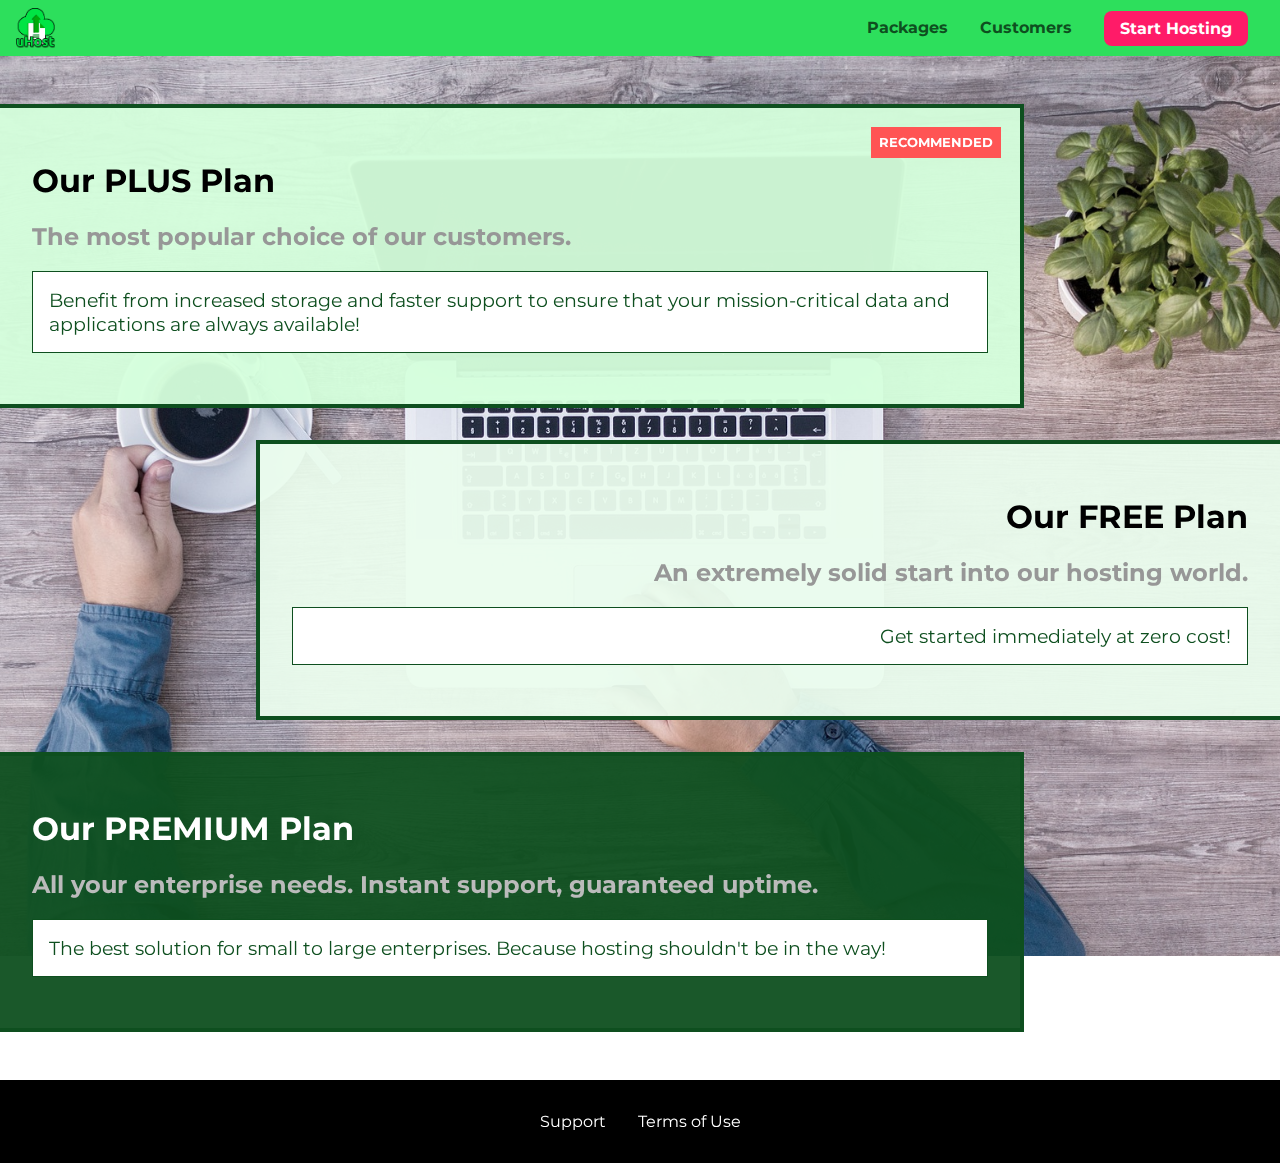
<file: flexbox-08-assignment-problem/packages/index.html>
<!DOCTYPE html>
<html lang="en">

<head>
    <meta charset="UTF-8">
    <meta http-equiv="X-UA-Compatible" content="ie=edge">
    <meta name="viewport" content="width=device-width, initial-scale=1.0">
    <title>uHost</title>
    <link rel="shortcut icon" href="../favicon.png">
    <link rel="stylesheet" href="../shared.css">
    <link rel="stylesheet" href="packages.css">
</head>

<body>
    <div class="backdrop"></div>
    <div class="background"></div>
    <header class="main-header">
        <div>
            <button class="toggle-button">
                <span class="toggle-button__bar"></span>
                <span class="toggle-button__bar"></span>
                <span class="toggle-button__bar"></span>
            </button>
            <a href="../index.html" class="main-header__brand">
                <img src="../images/uhost-icon.png" alt="uHost - Your favorite hosting company">
            </a>
        </div>
        <nav class="main-nav">
            <ul class="main-nav__items">
                <li class="main-nav__item">
                    <a href="index.html">Packages</a>
                </li>
                <li class="main-nav__item">
                    <a href="../customers/index.html">Customers</a>
                </li>
                <li class="main-nav__item main-nav__item--cta">
                    <a href="../start-hosting/index.html">Start Hosting</a>
                </li>
            </ul>
        </nav>
    </header>
    <nav class="mobile-nav">
        <ul class="mobile-nav__items">
            <li class="mobile-nav__item">
                <a href="index.html">Packages</a>
            </li>
            <li class="mobile-nav__item">
                <a href="../customers/index.html">Customers</a>
            </li>
            <li class="mobile-nav__item mobile-nav__item--cta">
                <a href="../start-hosting/index.html">Start Hosting</a>
            </li>
        </ul>
    </nav>
    <main>
        <section class="package" id="plus">
            <a href="#">
                <h1 class="package__title">Our PLUS Plan</h1>
                <h2 class="package__badge">RECOMMENDED</h2>
                <h2 class="package__subtitle">The most popular choice of our customers.</h2>
                <p class="package__info">Benefit from increased storage and faster support to ensure that your mission-critical data and applications
                    are always available!</p>
            </a>
        </section>
        <section class="package" id="free">
            <a href="#">
                <h1 class="package__title">Our FREE Plan</h1>
                <h2 class="package__subtitle">An extremely solid start into our hosting world.</h2>
                <p class="package__info">Get started immediately at zero cost!</p>
            </a>
        </section>
        <div class="clearfix"></div>
        <section class="package" id="premium">
            <a href="#">
                <h1 class="package__title">Our PREMIUM Plan</h1>
                <h2 class="package__subtitle">All your enterprise needs. Instant support, guaranteed uptime. </h2>
                <p class="package__info">The best solution for small to large enterprises. Because hosting shouldn't be in the way!</p>
            </a>
        </section>
    </main>
    <footer class="main-footer">
        <nav>
            <ul class="main-footer__links">
                <li class="main-footer__link">
                    <a href="#">Support</a>
                </li>
                <li class="main-footer__link">
                    <a href="#">Terms of Use</a>
                </li>
            </ul>
        </nav>
    </footer>
    <script src="../shared.js"></script>
</body>

</html>
</file>
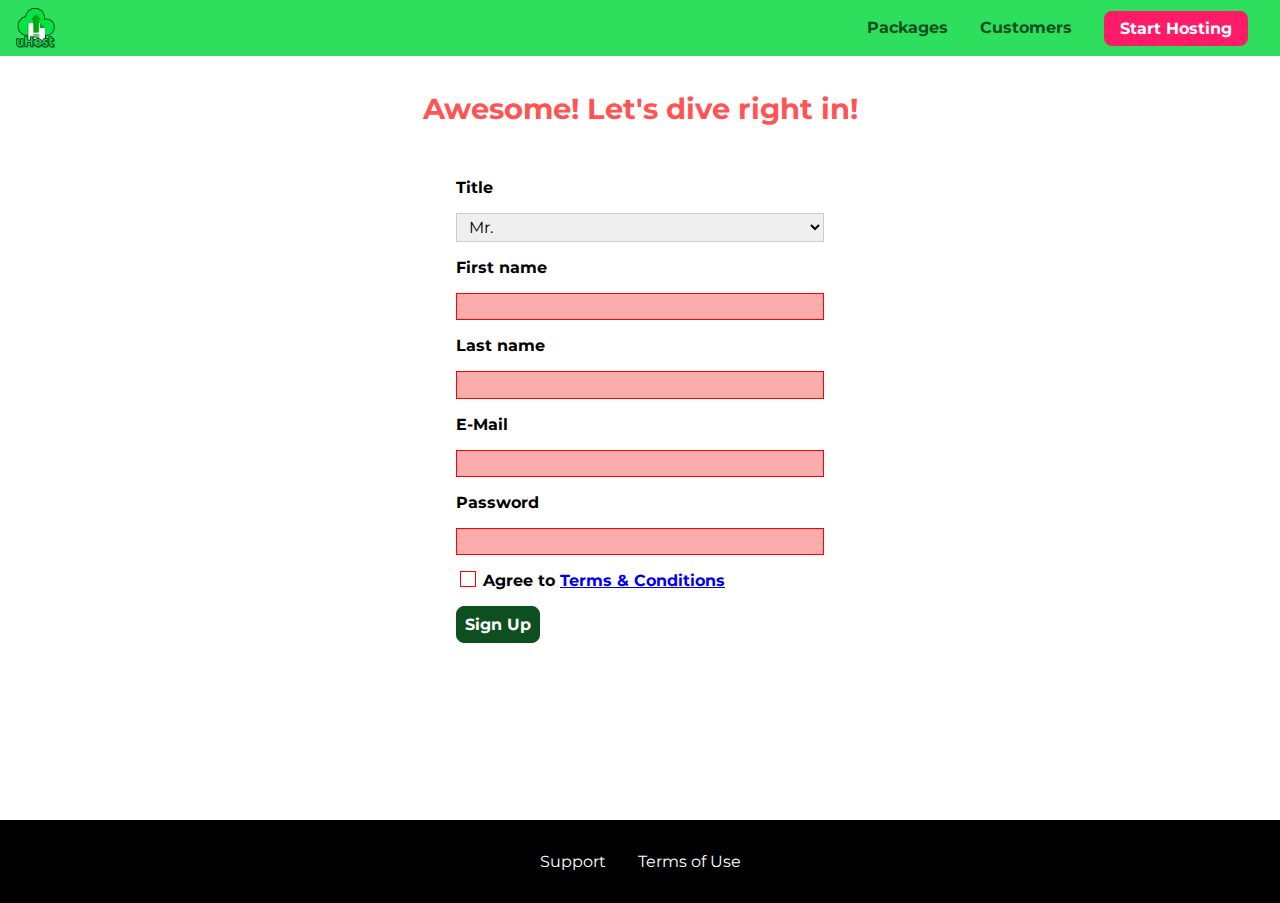
<file: flexbox-08-assignment-problem/start-hosting/index.html>
<!DOCTYPE html>
<html lang="en">

<head>
    <meta charset="UTF-8">
    <meta name="viewport" content="width=device-width, initial-scale=1.0">
    <meta http-equiv="X-UA-Compatible" content="ie=edge">
    <title>uHost Signup</title>
    <link rel="shortcut icon" href="../favicon.png">
    <link rel="stylesheet" href="../shared.css">
    <link rel="stylesheet" href="start-hosting.css">
</head>

<body>
    <div class="backdrop"></div>
    <header class="main-header">
        <div>
            <button class="toggle-button">
                <span class="toggle-button__bar"></span>
                <span class="toggle-button__bar"></span>
                <span class="toggle-button__bar"></span>
            </button>
            <a href="../index.html" class="main-header__brand">
                <img src="../images/uhost-icon.png" alt="uHost - Your favorite hosting company">
            </a>
        </div>
        <nav class="main-nav">
            <ul class="main-nav__items">
                <li class="main-nav__item">
                    <a href="../packages/index.html">Packages</a>
                </li>
                <li class="main-nav__item">
                    <a href="../customers/index.html">Customers</a>
                </li>
                <li class="main-nav__item main-nav__item--cta">
                    <a href="index.html">Start Hosting</a>
                </li>
            </ul>
        </nav>
    </header>
    <nav class="mobile-nav">
        <ul class="mobile-nav__items">
            <li class="mobile-nav__item">
                <a href="../packages/index.html">Packages</a>
            </li>
            <li class="mobile-nav__item">
                <a href="../customers/index.html">Customers</a>
            </li>
            <li class="mobile-nav__item mobile-nav__item--cta">
                <a href="index.html">Start Hosting</a>
            </li>
        </ul>
    </nav>
    <main class="signup-page">
        <h1 class="signup-title">Awesome! Let's dive right in!</h1>
        <form action="index.html" class="signup-form">
            <label for="title">Title</label>
            <select id="title">
                <option value="mr">Mr.</option>
                <option value="ms">Ms.</option>
            </select>
            <label for="first-name">First name</label>
            <input type="text" id="first-name" required>
            <label for="last-name">Last name</label>
            <input type="text" id="last-name" required>
            <label for="email">E-Mail</label>
            <input type="email" id="email" required>
            <label for="password">Password</label>
            <input type="password" id="password" required>
            <input type="checkbox" id="agree-terms" required>
            <label for="agree-terms">Agree to
                <a href="#">Terms &amp; Conditions</a>
            </label>
            <button type="submit" class="button">Sign Up</button>
        </form>
    </main>
    <footer class="main-footer">
        <nav>
            <ul class="main-footer__links">
                <li class="main-footer__link">
                    <a href="#">Support</a>
                </li>
                <li class="main-footer__link">
                    <a href="#">Terms of Use</a>
                </li>
            </ul>
        </nav>
    </footer>
    <script src="../shared.js"></script>
</body>

</html>
</file>
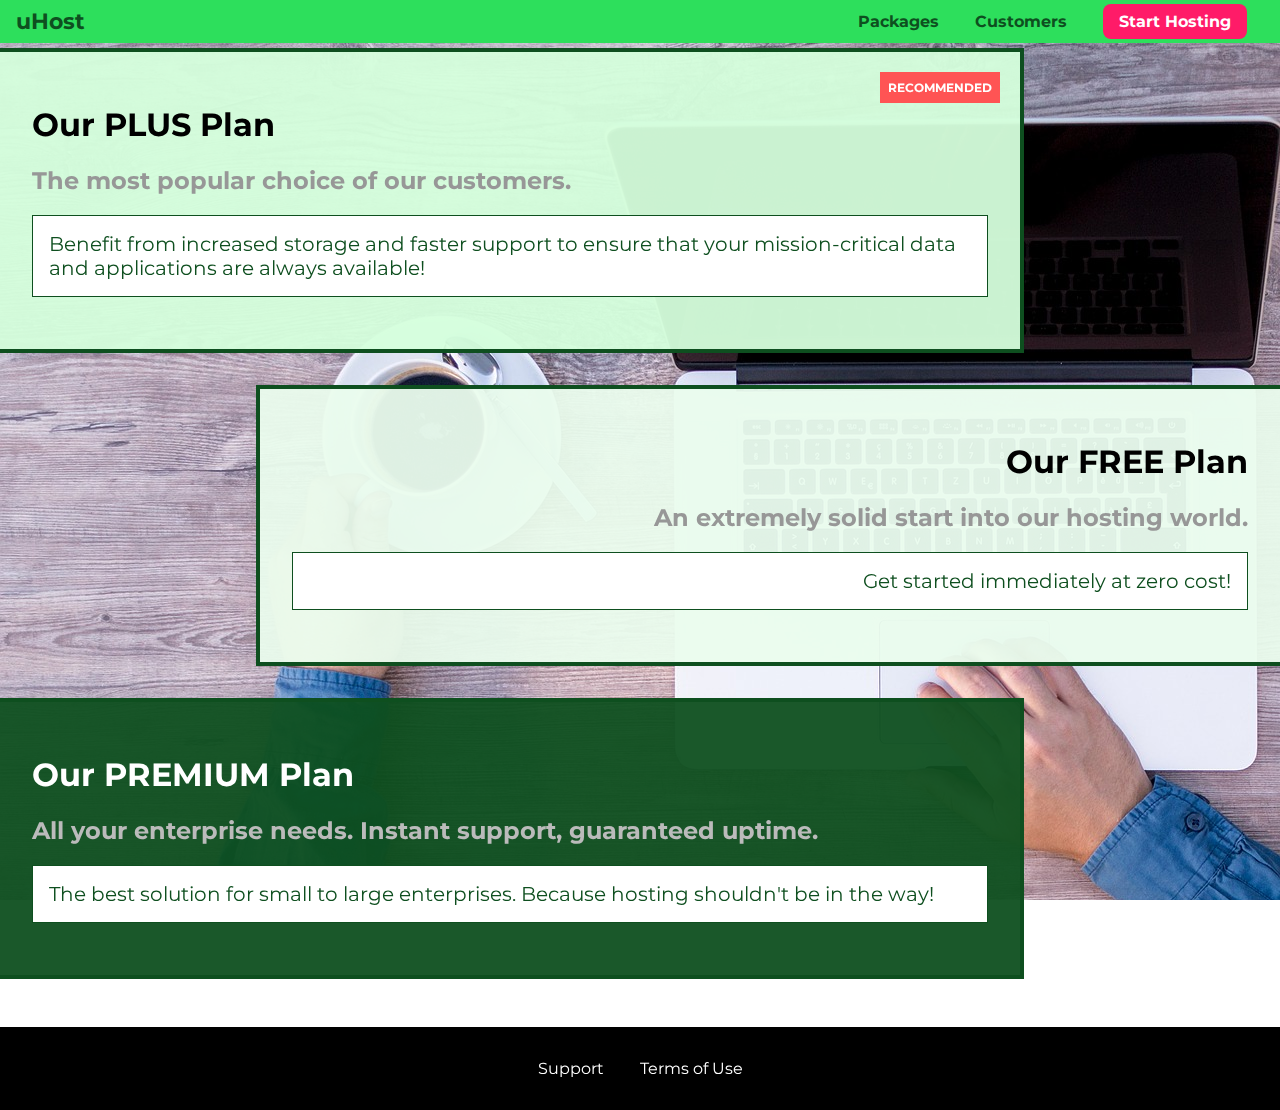
<file: position-09-assignment-problem/packages/index.html>
<!DOCTYPE html>
<html lang="en">

<head>
    <meta charset="UTF-8">
    <meta http-equiv="X-UA-Compatible" content="ie=edge">
    <title>uHost</title>
    <link rel="shortcut icon" href="favicon.png">
    <link href="https://fonts.googleapis.com/css?family=Montserrat:400,700" rel="stylesheet">
    <link rel="stylesheet" href="../shared.css">
    <link rel="stylesheet" href="packages.css">
</head>

<body>
    <div class="background"></div>
    <header class="main-header">
        <div>
            <a href="../index.html" class="main-header__brand">
                uHost
            </a>
        </div>
        <nav class="main-nav">
            <ul class="main-nav__items">
                <li class="main-nav__item">
                    <a href="index.html">Packages</a>
                </li>
                <li class="main-nav__item">
                    <a href="../customers/index.html">Customers</a>
                </li>
                <li class="main-nav__item main-nav__item--cta">
                    <a href="../start-hosting/index.html">Start Hosting</a>
                </li>
            </ul>
        </nav>
    </header>
    <main>
        <section class="package" id="plus">
            <a href="#">
                <h1 class="package__title">Our PLUS Plan</h1>
                <h2 class="package__badge">RECOMMENDED</h2>
                <h2 class="package__subtitle">The most popular choice of our customers.</h2>
                <p class="package__info">Benefit from increased storage and faster support to ensure that your mission-critical data and applications
                    are always available!</p>
            </a>
        </section>
        <section class="package" id="free">
            <a href="#">
                <h1 class="package__title">Our FREE Plan</h1>
                <h2 class="package__subtitle">An extremely solid start into our hosting world.</h2>
                <p class="package__info">Get started immediately at zero cost!</p>
            </a>
        </section>
        <div class="clearfix"></div>
        <section class="package" id="premium">
            <a href="#">
                <h1 class="package__title">Our PREMIUM Plan</h1>
                <h2 class="package__subtitle">All your enterprise needs. Instant support, guaranteed uptime. </h2>
                <p class="package__info">The best solution for small to large enterprises. Because hosting shouldn't be in the way!</p>
            </a>
        </section>
    </main>
    <footer class="main-footer">
        <nav>
            <ul class="main-footer__links">
                <li class="main-footer__link">
                    <a href="#">Support</a>
                </li>
                <li class="main-footer__link">
                    <a href="#">Terms of Use</a>
                </li>
            </ul>
        </nav>
    </footer>
</body>

</html>
</file>
<file: basics-06-assignment-problem/main.css>
body{
    font-family: sans-serif;
}

#assignment-instructions{
    font-family: sans-serif;
    color: brown;
}

code{
font-family: monospace;
color: red;
}

.second-li{
    color: green;
}

li{
    font-family: inherit;
}
ol > li .first-li{
    background: #fff;
    color: #000000;
}

ol > li{
    background: #000000;
    color: #fff;
}
</file>
<file: diving-deeper-06-assignment-problem/main.css>
*{
    box-sizing: border-box;
}

.nice-box{
    padding: 5px 10px 15px 20px;
    border: 5px solid black;
    margin: 10px 15px 18px 24px;
}

.first-box{
    width: 50%;
    height: 300px;
    display: none;
}

.second-box{
    display: inline-block;
}

.second-box:hover{
    background: #e4ff1d;
    border: none;
}
</file>
<file: flexbox-08-assignment-problem/shared.css>
@import url('https://fonts.googleapis.com/css?family=Roboto:100,400,900');
@import url('https://fonts.googleapis.com/css?family=Anton');
@import url('https://fonts.googleapis.com/css?family=Montserrat:400,700');

* {
  box-sizing: border-box;
}

body {
  font-family: "Montserrat", sans-serif;
  margin: 0;
}

main {
  min-height: calc(100vh - 3.5rem - 8rem);
  margin-top: 3.5rem;
}

.backdrop {
  position: fixed;
  display: none;
  top: 0;
  left: 0;
  z-index: 100;
  width: 100vw;
  height: 100vh;
  background: rgba(0, 0, 0, 0.5);
}

.main-header {
  width: 100%;
  position: fixed;
  top: 0;
  left: 0;
  background: #2ddf5c;
  padding: 0.5rem 1rem;
  z-index: 1;
  display: flex;
  align-items: center;
  justify-content: space-between;
}

.toggle-button {
  width: 3rem;
  background: transparent;
  border: none;
  cursor: pointer;
  padding-top: 0;
  padding-bottom: 0;
  vertical-align: middle;
}

.toggle-button:focus {
  outline: none;
}

.toggle-button__bar {
  width: 100%;
  height: 0.2rem;
  background: black;
  display: block;
  margin: 0.6rem 0;
}

.main-header__brand {
  color: #0e4f1f;
  text-decoration: none;
  font-weight: bold;
  /* width: 20px; */
}

.main-header__brand img {
  height: 2.5rem;
  vertical-align: middle;
  /* width: 100%; */
}

.main-nav {
  display: none;
}

.main-nav__items {
  margin: 0;
  padding: 0;
  list-style: none;
  display: flex;
}

.main-nav__item {
  margin: 0 1rem;
}

.main-nav__item a,
.mobile-nav__item a {
  text-decoration: none;
  color: #0e4f1f;
  font-weight: bold;
  padding: 0.2rem 0;
}

.main-nav__item a:hover,
.main-nav__item a:active {
  color: white;
  border-bottom: 5px solid white;
}

.main-nav__item--cta a,
.mobile-nav__item--cta a {
  color: white;
  background: #ff1b68;
  padding: 0.5rem 1rem;
  border-radius: 8px;
}

.main-nav__item--cta a:hover,
.main-nav__item--cta a:active,
.mobile-nav__item--cta a:hover,
.mobile-nav__item--cta a:active {
  color: #ff1b68;
  background: white;
  border: none;
}

@media (min-width: 40rem) {
  .toggle-button {
    display: none;
  }

  .main-nav {
    display: flex;
  }
}

.main-footer {
  background: black;
  padding: 2rem;
  margin-top: 3rem;
}

.main-footer__links {
  list-style: none;
  margin: 0;
  padding: 0;
  display: flex;
  flex-direction: column;
  align-items: center;
}

.main-footer__link {
  margin: 0.5rem 0;
}

.main-footer__link a {
  color: white;
  text-decoration: none;
}

.main-footer__link a:hover,
.main-footer__link a:active {
  color: #ccc;
}

.mobile-nav {
  display: none;
  position: fixed;
  z-index: 101;
  top: 0;
  left: 0;
  background: white;
  width: 80%;
  height: 100vh;
}

.mobile-nav__items {
  width: 90%;
  height: 100%;
  list-style: none;
  margin: 0 auto;
  padding: 0;
  display: flex;
  flex-direction: column;
  justify-content: center;
  align-items: center;
}

.mobile-nav__item {
  margin: 1rem 0;
}

.mobile-nav__item a {
  font-size: 1.5rem;
}

.button {
  background: #0e4f1f;
  color: white;
  font: inherit;
  border: 1.5px solid #0e4f1f;
  padding: 0.5rem;
  border-radius: 8px;
  font-weight: bold;
  cursor: pointer;
}

.button:hover,
.button:active {
  background: white;
  color: #0e4f1f;
}

.button:focus {
  outline: none;
}

.button[disabled] {
  cursor: not-allowed;
  border: #a1a1a1;
  background: #ccc;
  color: #a1a1a1;
} 

.open {
    display: block !important;
}

@media (min-width: 40rem) {
  .main-footer__link {
    margin: 0 1rem;
  }

  .main-footer__links {
    flex-direction: row;
    justify-content: center;
  }
}
</file>
<file: flexbox-08-assignment-problem/main.css>
#product-overview {
  background: linear-gradient(to top, rgba(80, 68, 18, 0.6) 10%, transparent),
    url("images/freedom.jpg") center/cover no-repeat border-box,
    #ff1b68;
  /* background-image: url("freedom.jpg");
    background-size: cover;
    background-position: left 10% bottom 20%; */
  /* background-repeat: no-repeat;
    background-origin: border-box;
    background-clip: border-box; */
  /* background-image: linear-gradient(180deg, red 70%, blue 60%, rgba(0,0,0,0.5)); */
  /* background-image: radial-gradient(ellipse farthest-corner at 20% 50%, red, blue 70%, green); */
  width: 100vw;
  height: 33vh;
  /* border: 5px dashed red; */
  position: relative;
}

#product-overview h1 {
  color: white;
  font-family: "Anton", sans-serif;
  position: absolute;
  bottom: 5%;
  left: 3%;
  font-size: 1.6rem;
}

@media (min-width: 40rem) and (min-height: 40rem) {
  #product-overview {
    height: 40vh;
    background-position: 50% 25%;
  }

  #product-overview h1 {
    font-size: 3rem;
  }
}

.section-title {
  color: #2ddf5c;
  text-align: center;
}

.plan {
  background: #d5ffdc;
  text-align: center;
  padding: 1rem;
  margin: 0.5rem 0;
  width: 100%;
}

.plan--highlighted {
  background: #19b84c;
  color: white;
}

.plan__annotation {
  background: white;
  color: #19b84c;
  padding: 0.5rem;
  box-shadow: 2px 2px 2px 2px rgba(0, 0, 0, 0.5);
  border-radius: 8px;
}

.plan__title {
  color: #0e4f1f;
}

.plan__price {
  color: #858585;
}

.plan--highlighted .plan__title {
  color: white;
}

.plan--highlighted .plan__price {
  color: #0e4f1f;
}

.plan__features {
  list-style: none;
  margin: 0;
  padding: 0;
}

.plan__feature {
  margin: 0.5rem 0;
}

@media (min-width: 40rem) {
  /*assignment => flex container*/
  .plan__list { 
    width: 100%;
    display: flex;
    align-items: center;
    justify-content: center;
  }

  /*assignment => flex container*/
  .plan {
    width: 30%;
    min-width: 13rem;
    max-width: 25rem;
    display: flex;
    flex-direction: column;
    align-items: center;
    justify-content: center;
  }
  
  .plan:not(.plan--highlighted){
    height: 24rem;
}
   /*assignment => z-index & height*/
  .plan--highlighted {
    box-shadow: 2px 2px 2px 2px rgba(0, 0, 0, 0.5);
  }
}

#key-features {
  background: #ff1b68;
  margin-top: 5rem;
  padding: 1rem;
}

#key-features .section-title {
  color: white;
  margin: 2rem;
}

.key-feature__list {
  list-style: none;
  margin: 0;
  padding: 0;
}

.key-feature__image {
  background: #ffcede;
  width: 128px;
  height: 128px;
  border: 2px solid #424242;
  border-radius: 50%;
  margin: auto;
  padding: 1.5rem;
}

.key-feature__description {
  text-align: center;
  font-weight: bold;
  color: white;
  font-size: 1.2rem;
}

@media (min-width: 40rem) {
  /*assignment*/
  .key-feature {
    width: 30%;
    max-width: 25rem;
    /* vertical-align: top; */
  }

  /*assignment => add .key-feature_list => flex container*/
  .key-feature__list{
    display: flex;
    justify-content: center;
    align-items: center;
  }
}

/* h1 {
    font-family: sans-serif;
} */

.modal {
  position: fixed;
  display: none;
  z-index: 200;
  top: 20%;
  left: 30%;
  width: 40%;
  background: white;
  padding: 1rem;
  border: 1px solid #ccc;
  box-shadow: 1px 1px 1px rgba(0, 0, 0, 0.5);
}

.modal__title {
  text-align: center;
  margin: 0 0 1rem 0;
}

.modal__actions {
  text-align: center;
}

.modal__action {
  border: 1px solid #0e4f1f;
  background: #0e4f1f;
  text-decoration: none;
  color: white;
  font: inherit;
  padding: 0.5rem 1rem;
  cursor: pointer;
}

.modal__action:hover,
.modal__action:active {
  background: #2ddf5c;
  border-color: #2ddf5c;
}

.modal__action--negative {
  background: red;
  border-color: red;
}

.modal__action--negative:hover,
.modal__action--negative:active {
  background: #ff5454;
  border-color: #ff5454;
}
</file>
<file: position-09-assignment-problem/shared.css>
* {
    box-sizing: border-box;
}

body {
    font-family: 'Montserrat', sans-serif;
    margin: 0;
}

.main-header {
    width: 100%;
    position: fixed;
    top: 0;
    left: 0;
    background: #2ddf5c;
    padding: 8px 16px;
    z-index: 2;
}

.main-header > div {
    display: inline-block;
    vertical-align: middle;
}

.main-header__brand {
    color: #0e4f1f;
    text-decoration: none;
    font-weight: bold;
    font-size: 22px;
}

.main-nav {
    display: inline-block;
    text-align: right;
    width: calc(100% - 74px);
    vertical-align: middle;
}

.main-nav__items {
    margin: 0;
    padding: 0;
    list-style: none;
}

.main-nav__item {
    display: inline-block;
    margin: 0 16px;
}

.main-nav__item a {
    text-decoration: none;
    color: #0e4f1f;
    font-weight: bold;
    padding: 3px 0;
}

.main-nav__item a:hover,
.main-nav__item a:active {
    color: white;
    border-bottom: 5px solid white;
}

.main-nav__item--cta a {
    color: white;
    background: #ff1b68;
    padding: 8px 16px;
    border-radius: 8px;
}

.main-nav__item--cta a:hover,
.main-nav__item--cta a:active {
    color: #ff1b68;
    background: white;
    border: none;
}

.main-footer {
    background: black;
    padding: 32px;
    margin-top: 48px;
}

.main-footer__links {
    list-style: none;
    margin: 0;
    padding: 0;
    text-align: center;
}

.main-footer__link {
    display: inline-block;
    margin: 0 16px;
}

.main-footer__link a {
    color: white;
    text-decoration: none;
}

.main-footer__link a:hover,
.main-footer__link a:active {
    color: #ccc;
}

.button {
    background: #0e4f1f;
    color: white;
    font: inherit;
    border: 1.5px solid #0e4f1f;
    padding: 8px;
    border-radius: 8px;
    font-weight: bold;
    cursor: pointer;
}

.button:hover,
.button:active {
    background: white;
    color: #0e4f1f;
}

.button:focus {
    outline: none;
}
</file>
<file: position-09-assignment-problem/main.css>
#product-overview {
    background: url("freedom.jpg");
    width: 100%;
    height: 528px;
    padding: 10px;
    margin-top: 30px;
    position: relative;
}

.section-title {
    color: #2ddf5c;
    text-align: center;
}

#product-overview h1 {
    color: white;
    font-family: 'Anton', sans-serif;
    position: absolute;
    /* left: 50px;
    bottom: 50px; */
    left: 5%;
    bottom: 10%;
}

.plan__list {
    width: 80%;
    margin: auto;
    text-align: center;
}

.plan {
    background: #d5ffdc;
    text-align: center;
    padding: 16px;
    margin: 8px;
    display: inline-block;
    width: 30%;
    vertical-align: middle;
}

.plan--highlighted {
    background: #19b84c;
    color: white;
    box-shadow: 2px 2px 2px 2px rgba(0, 0, 0, 0.5);
}

.plan__annotation {
    background: white;
    color: #19b84c;
    padding: 8px;
    box-shadow: 2px 2px 2px 2px rgba(0, 0, 0, 0.5);
    border-radius: 8px;
}

.plan__title {
    color: #0e4f1f;
}

.plan__price {
    color: #858585;
}

.plan--highlighted .plan__title {
    color: white;
}

.plan--highlighted .plan__price {
    color: #0e4f1f;
}

.plan__features {
    list-style: none;
    margin: 0;
    padding: 0;
}

.plan__feature {
    margin: 8px 0;
}

#key-features {
    background: #ff1b68;
    margin-top: 80px;
    padding: 16px;
}

#key-features .section-title {
    color: white;
    margin: 32px;
}

.key-feature__list {
    list-style: none;
    margin: 0;
    padding: 0;
    text-align: center;
}

.key-feature {
    display: inline-block;
    width: 30%;
    vertical-align: top;
}

.key-feature__image {
    background: #ffcede;
    width: 128px;
    height: 128px;
    border: 2px solid #424242;
    border-radius: 50%;
    margin: auto;
}

.key-feature__description {
    text-align: center;
    font-weight: bold;
    color: white;
    font-size: 20px;
}

/* h1 {
    font-family: sans-serif;
} */
</file>
<file: flexbox-08-assignment-problem/customers/customers.css>
main {
  padding-top: 2.5rem;
}

.testimonial {
    font-size: 1.2rem;
  }
  
  /*.testimonial__list {
    width: 80%;
    margin: auto;
  }*/

  .testimonial__image-container {
    width: 100%;
    max-width: 40rem;
    box-shadow: 3px 3px 5px 3px rgba(0,0,0,0.3);
  }

  .testimonial__image {
    width: 100%;
    vertical-align: top;
  }
  
  .testimonial__info {
    text-align: right;
    padding: 0.9rem;
  }
  
  #customer-2.testimonial {
    text-align: right;
  }
  
  #customer-2 .testimonial__info {
    text-align: left;
  }
  
  .testimonial__name {
    margin: 0.2rem;
    color: #ff5454;
    font-size: 2rem;
  }
  
  .testimonial__subtitle {
    margin: 0;
    font-size: 1.1rem;
    color: #ccc;
  }
  
  .testimonial__subtitle a {
    color: inherit;
    text-decoration: none;
  }
  
  .testimonial__subtitle a:hover,
  .testimonial__subtitle a:active {
    color: #7a7a7a;
  }

  .testimonial__text {
    margin: 0.2rem;
  }

  @media (min-width: 40rem) {
    .testimonial {
      margin: 3rem auto;
      max-width: 1500px;
    }

    .testimonial__image-container {
      display: inline-block;
      vertical-align: middle;
      width: 66%;
    }

    .testimonial__info {
      display: inline-block;
      vertical-align: middle;
      width: 30%;
    }
    
  }
</file>
<file: flexbox-08-assignment-problem/packages/packages.css>
@font-face {
    font-family: "AnonymousPro";
    src: url("anonymousPro-Regular.ttf") format("truetype");
}

@font-face {
    font-family: "AnonymousPro";
    src: url("anonymousPro-Bold.ttf");
    font-weight: 700;
}

main {
    padding-top: 2rem;
}

.background {
    background: url("../images/plans-background.jpg") center/cover;
    filter: grayscale(40%);
    width: 100vw;
    height: 100vh;
    position: fixed;
    z-index: -1;
}

.package {
    width: 80%;
    margin: 1rem 0;
    border: 4px solid #0e4f1f;
    border-left: none;
    position: relative;
}

.package:hover,
.package:active {
    box-shadow: 2px 2px 4px rgba(0,0,0,0.5);
    border-color: #ff5454;
    /* border-color: #ff5454 !important; */
}

.package a {
    text-decoration: none;
    color: inherit;
    display: block;
    padding: 2rem;
}

.package__badge {
    position: absolute;
    top: 0;
    right: 0;
    margin: 1.2rem;
    font-size: 0.8rem;
    color: white;
    background: #ff5454;
    padding: 0.5rem;
}

.package__subtitle {
    color: #979797;
}

.package__info {
    padding: 1rem;
    border: 1px solid #0e4f1f;
    color: #0e4f1f;
    background: white;
    font-size: 1.2rem;
    /* font-style font-variant font-weight font-size/line-height font-family*/
}

.clearfix {
    clear: both;
}

#plus {
    background: rgba(213, 255, 220, 0.95);
}

#free {
    background: rgba(234, 252, 237, 0.95);
    float: right;
    border-right: none;
    border-left: 4px solid #0e4f1f;
    text-align: right;
}

#free:hover,
#free:active {
    border-left-color: #ff5454;
}

#premium {
    background: rgba(14, 79, 31, 0.95);
}

#premium .package__title {
    color: white;
}

#premium .package__subtitle {
    color: #bbb;
}

@media (min-width: 40rem) {
    main {
      max-width: 1500px;
      margin-left: auto;
      margin-right: auto;
    }
}

@media (min-width: 1500px) {
    .package {
      border-left: 4px solid #0e4f1f;
    }

    #free {
      border-right: 4px solid #0e4f1f;
    }

    #free:hover,
    #free:active {
      border-right-color: #ff5454;
    }
}
</file>
<file: flexbox-08-assignment-problem/start-hosting/start-hosting.css>
main {
    padding-top: 1rem;
}

.signup-title {
    text-align: center;
    font-size: 1.8rem;
    color: #ff5454;
}

.signup-form {
    padding: 1rem;
}

.signup-form label {
    font-weight: bold;
}

.signup-form label,
.signup-form input,
.signup-form select {
    display: block;
    margin-top: 1rem;
    width: 100%;
}

/* .signup-form input[type="checkbox"] */
.signup-form input[id*="terms"],
.signup-form input[id*="terms"] + label {
    display: inline-block;
    width: auto;
    vertical-align: bottom;
}

.signup-form input:not([type="checkbox"]),
.signup-form select {
    border: 1px solid #ccc;
    padding: 0.2rem 0.5rem;
    font: inherit;
}

.signup-form input:focus,
.signup-form select:focus {
    outline: none;
    background: #d8f3df;
    border-color: #2ddf5c;
}

.signup-form input[type="checkbox"] {
    border: 1px solid #ccc;
    background: white;
    width: 1rem;
    height: 1rem;
    -webkit-appearance: none;
    -moz-appearance: none;
    appearance: none;
}

.signup-form input[type="checkbox"]:checked {
    background: #2ddf5c;
    border: #0e4f1f;
}

.signup-form input.invalid,
.signup-form select.invalid,
.signup-form :invalid {
    border-color: red !important;
    background: #faacac;
}

.signup-form button[type="submit"] {
    display: block;
    margin-top: 1rem;
}

@media (min-width: 40rem) {
    .signup-form {
        margin: auto;
        width: 25rem;
    }
}
</file>
<file: position-09-assignment-problem/packages/packages.css>
main {
    padding-top: 32px;
}

.background {
    background: url("../images/plans-background.jpg");
    width: 100%;
    height: 100%;
    position: fixed;
    z-index: -1;
}

.package {
    width: 80%;
    margin: 16px 0;
    border: 4px solid #0e4f1f;
    border-left: none;
    position: relative;
    z-index: 1;
}

.package:hover,
.package:active {
    box-shadow: 2px 2px 4px rgba(0,0,0,0.5);
    border-color: #ff5454;
    /* border-color: #ff5454 !important; */
}

.package a {
    text-decoration: none;
    color: inherit;
    display: block;
    padding: 32px;
}

.package__badge {
    position: absolute;
    top: 0;
    right: 0;
    margin: 20px;
    font-size: 12px;
    color: white;
    background: #ff5454;
    padding: 8px;
    z-index: 10;
}

.package__subtitle {
    color: #979797;
}

.package__info {
    padding: 16px;
    border: 1px solid #0e4f1f;
    font-size: 20px;
    color: #0e4f1f;
    background: white;
}

.clearfix {
    clear: both;
}

#plus {
    background: rgba(213, 255, 220, 0.95);
}

#free {
    background: rgba(234, 252, 237, 0.95);
    float: right;
    border-right: none;
    border-left: 4px solid #0e4f1f;
    text-align: right;
}

#free:hover,
#free:active {
    border-left-color: #ff5454;
}

#premium {
    background: rgba(14, 79, 31, 0.95);
}

#premium .package__title {
    color: white;
}

#premium .package__subtitle {
    color: #bbb;
}
</file>
